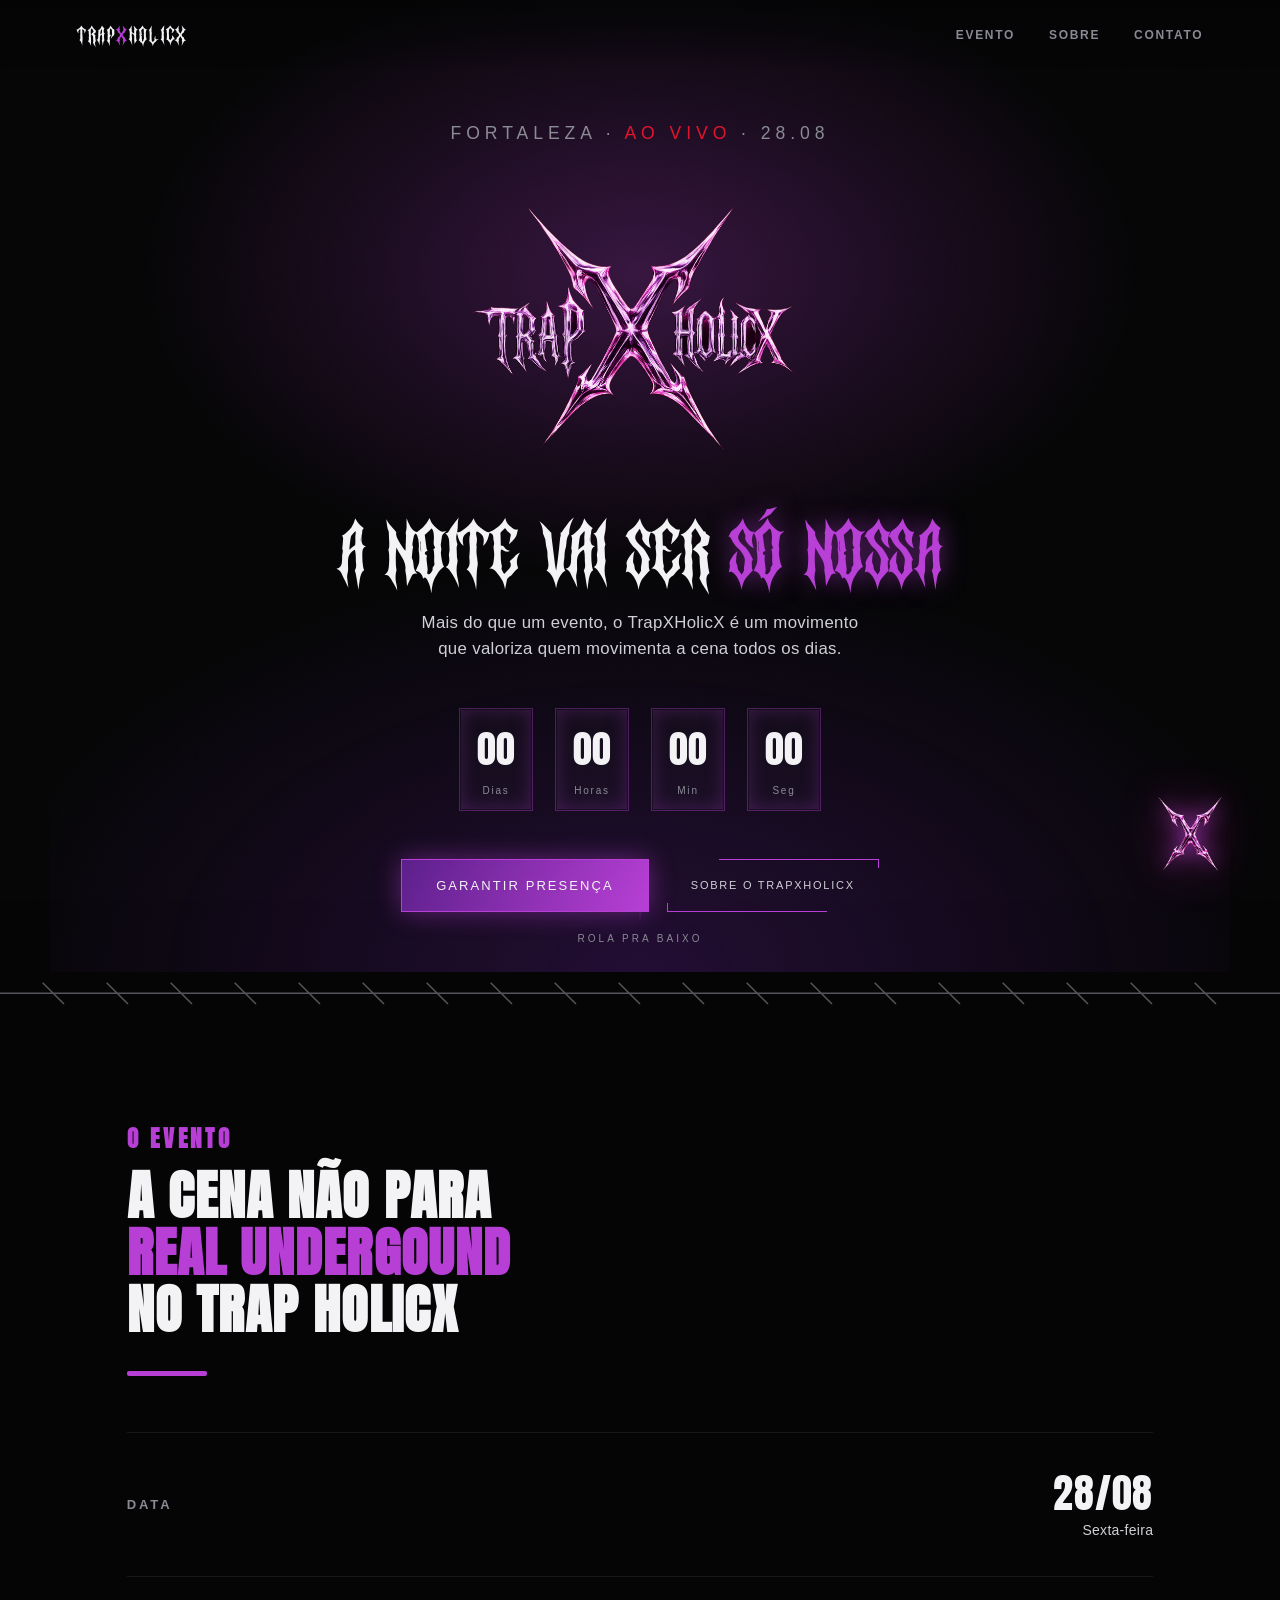
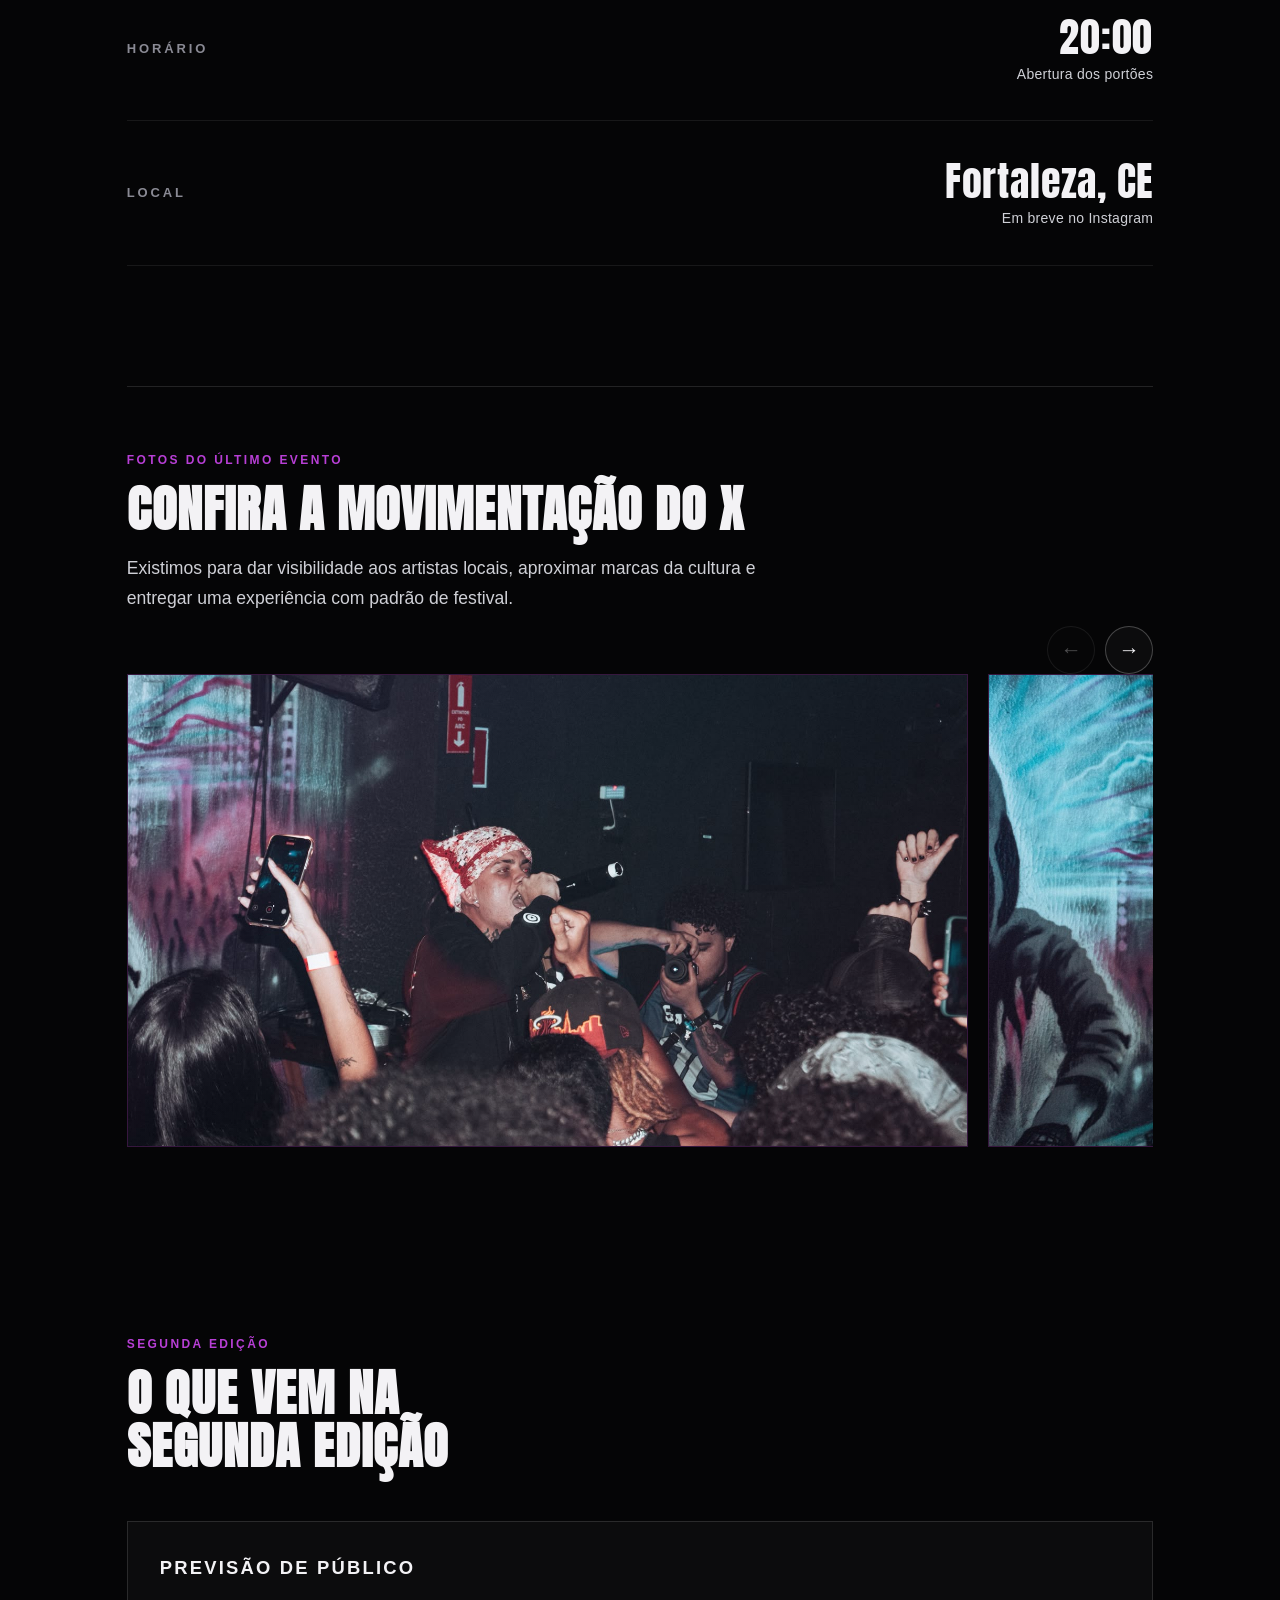
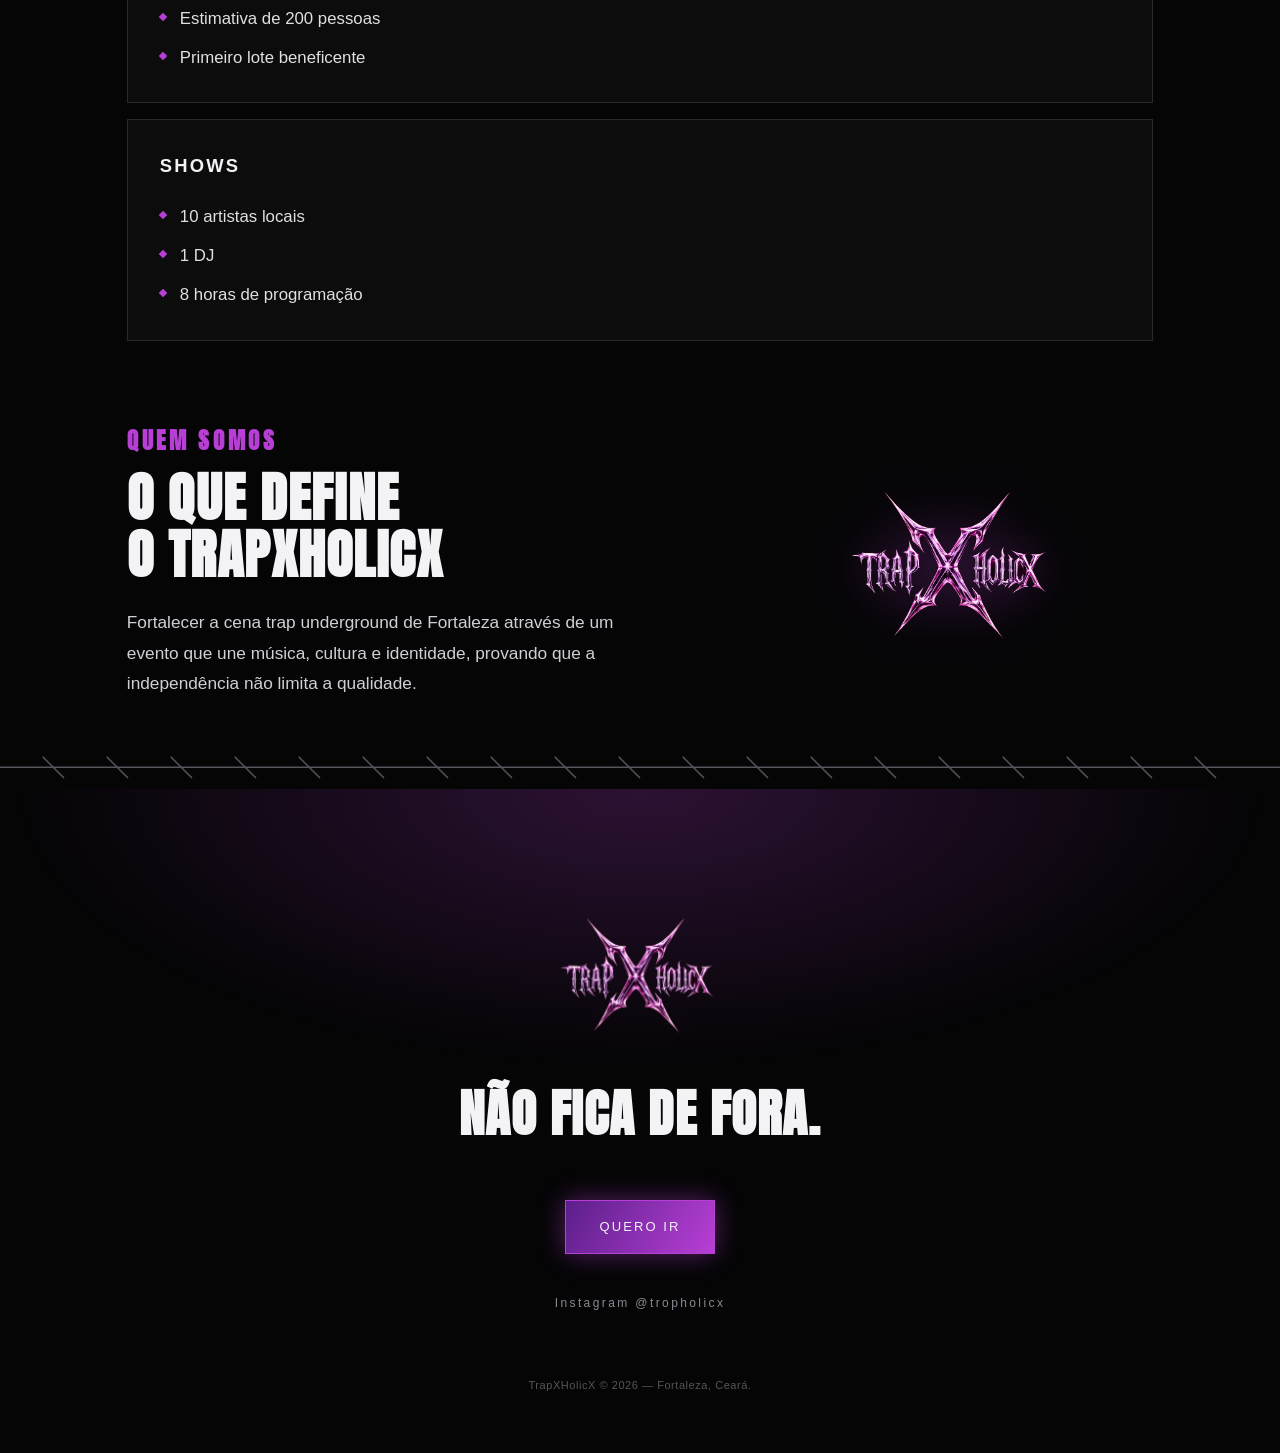
<file: home.html>
<!DOCTYPE html>
<html lang="pt-BR">

<head>
  <meta charset="UTF-8">
  <meta name="viewport" content="width=device-width, initial-scale=1.0">
  <title>TRAPXHOLICX — AO VIVO</title>
  <meta name="theme-color" content="#030006">
  <link rel="icon" type="image/png" href="assets/images/trapholicx-x-floating.png">
  <link rel="preconnect" href="https://fonts.googleapis.com">
  <link href="https://fonts.googleapis.com/css2?family=Anton&family=Helvetica:wght@400;700&display=swap"
    rel="stylesheet">

  <link rel="stylesheet" href="assets/css/index.css">
</head>

<body>

  <div class="noise-layer"></div>

  <a class="floating-x-link" href="https://www.instagram.com/trapholicx/" target="_blank" rel="noopener noreferrer"
    aria-label="Abrir o Instagram do TrapHolicX em uma nova aba">
    <img src="assets/images/trapholicx-x-floating.png" alt="" aria-hidden="true">
  </a>

  <header>
    <div class="brand">TRAP<span>X</span>HOLICX</div>
    <nav>
      <ul>
        <li><a href="#evento">Evento</a></li>
        <li><a href="#sobre">Sobre</a></li>
        <li><a href="#contato">Contato</a></li>
      </ul>
    </nav>
  </header>

  <section class="hero">
    <svg class="lightning-svg" viewBox="0 0 1200 800" preserveAspectRatio="xMidYMid slice">
      <path class="bolt bolt1" d="M180,60 L230,220 L190,240 L260,420" />
      <path class="bolt bolt2" d="M1020,90 L960,250 L1005,270 L930,460" />
      <path class="bolt bolt3" d="M600,40 L640,180 L600,200 L650,340" />
    </svg>

    <p class="eyebrow">FORTALEZA · <em>AO VIVO</em> · 28.08</p>

    <img class="logo-mark" id="hero-logo" src="assets/images/index_img_1.png" alt="TrapXHolicX">

    <h1 class="display">A NOITE VAI SER <span class="accent">SÓ NOSSA</span></h1>
    <p class="hero-sub">Mais do que um evento, o TrapXHolicX é um movimento que valoriza quem movimenta a cena todos os
      dias.</p>

    <div class="countdown" id="countdown">
      <div class="unit"><span class="num" id="cd-days">00</span><span class="lab">Dias</span></div>
      <div class="unit"><span class="num" id="cd-hours">00</span><span class="lab">Horas</span></div>
      <div class="unit"><span class="num" id="cd-mins">00</span><span class="lab">Min</span></div>
      <div class="unit"><span class="num" id="cd-secs">00</span><span class="lab">Seg</span></div>
    </div>

    <div class="cta-row">
      <a href="https://cheers.com.br/evento/trapholicx-34450" class="btn btn-solid" target="_blank" rel="noopener">Garantir presença</a>
      <a href="#sobre" class="btn btn-ghost">Sobre o TrapXHolicX</a>
    </div>

    <div class="scroll-hint"><span class="line"></span>ROLA PRA BAIXO</div>
  </section>

  <svg class="wire-divider" viewBox="0 0 1200 40" preserveAspectRatio="none">
    <path
      d="M0,20 H1200 M40,10 L60,30 M100,10 L120,30 M160,10 L180,30 M220,10 L240,30 M280,10 L300,30 M340,10 L360,30 M400,10 L420,30 M460,10 L480,30 M520,10 L540,30 M580,10 L600,30 M640,10 L660,30 M700,10 L720,30 M760,10 L780,30 M820,10 L840,30 M880,10 L900,30 M940,10 L960,30 M1000,10 L1020,30 M1060,10 L1080,30 M1120,10 L1140,30" />
  </svg>

  <section id="evento" class="reveal">
    <h2 class="section-tag">O evento</h2>
    <h3 class="section-title">A CENA NÃO PARA<br><span class="text-purple">real undergound</span><br>
      no trap HOLICX
    </h3>
    <div class="title-underline"></div>

    <div class="info-list">
      <div class="info-row">
        <div class="k">DATA</div>
        <div class="v">28/08 <small>Sexta-feira</small></div>
      </div>
      <div class="info-row">
        <div class="k">HORÁRIO</div>
        <div class="v">20:00 <small>Abertura dos portões</small></div>
      </div>
      <div class="info-row">
        <div class="k">LOCAL</div>
        <div class="v">Fortaleza, CE <small>Em breve no Instagram</small></div>
      </div>
    </div>


    <div class="event-gallery">
      <div class="event-gallery-copy">
        <p class="gallery-eyebrow">Fotos do último evento</p>
        <h3 class="gallery-title">Confira a Movimentação do X</h3>
        <p class="gallery-description">Existimos para dar visibilidade aos
          artistas locais, aproximar marcas da cultura e entregar uma experiência com padrão
          de festival.</p>
      </div>

      <div class="event-carousel-toolbar">

        <div class="event-carousel-controls" aria-label="Controles da galeria">
          <button class="carousel-button" type="button" data-carousel-prev aria-controls="event-carousel"
            aria-label="Ver foto anterior">←</button>
          <button class="carousel-button" type="button" data-carousel-next aria-controls="event-carousel"
            aria-label="Ver próxima foto">→</button>
        </div>
      </div>

      <div class="event-carousel" id="event-carousel" tabindex="0" role="region" aria-label="Fotos do evento anterior">
        <figure class="event-slide">
          <picture>
            <source media="(max-width: 760px)" srcset="assets/images/event-gallery/event-06-960.jpg">
            <img src="assets/images/event-gallery/event-06-1600.jpg" width="1600" height="900" loading="lazy"
              decoding="async" alt="Artista de gorro cantando no meio do público durante o evento anterior">
          </picture>
        </figure>
        <figure class="event-slide">
          <picture>
            <source media="(max-width: 760px)" srcset="assets/images/event-gallery/event-01-960.jpg">
            <img src="assets/images/event-gallery/event-01-1600.jpg" width="1600" height="900" loading="lazy"
              decoding="async" alt="Artista cantando próximo ao público durante o evento anterior">
          </picture>
        </figure>
        <figure class="event-slide">
          <picture>
            <source media="(max-width: 760px)" srcset="assets/images/event-gallery/event-02-960.jpg">
            <img src="assets/images/event-gallery/event-02-1600.jpg" width="1600" height="900" loading="lazy"
              decoding="async" alt="Artista se apresentando cercado pelo público na última edição">
          </picture>
        </figure>
        <figure class="event-slide">
          <picture>
            <source media="(max-width: 760px)" srcset="assets/images/event-gallery/event-03-960.jpg">
            <img src="assets/images/event-gallery/event-03-1600.jpg" width="1600" height="900" loading="lazy"
              decoding="async" alt="Visão ampla do palco e do público durante uma apresentação">
          </picture>
        </figure>
        <figure class="event-slide">
          <picture>
            <source media="(max-width: 760px)" srcset="assets/images/event-gallery/event-04-960.jpg">
            <img src="assets/images/event-gallery/event-04-1600.jpg" width="1600" height="900" loading="lazy"
              decoding="async" alt="Público celebrando junto aos artistas no evento anterior">
          </picture>
        </figure>

        <figure class="event-slide">
          <picture>
            <source media="(max-width: 760px)" srcset="assets/images/event-gallery/event-07-960.jpg">
            <img src="assets/images/event-gallery/event-07-1600.jpg" width="1600" height="900" loading="lazy"
              decoding="async" alt="Apresentação vista de dentro do público na última edição">
          </picture>
        </figure>
        <figure class="event-slide">
          <picture>
            <source media="(max-width: 760px)" srcset="assets/images/event-gallery/event-08-960.jpg">
            <img src="assets/images/event-gallery/event-08-1600.jpg" width="1600" height="900" loading="lazy"
              decoding="async" alt="Grupo de participantes reunido nos bastidores do evento anterior">
          </picture>
        </figure>
      </div>

      <p class="event-carousel-hint">Deslize para o lado para ver mais</p>
    </div>

    <div class="edition-details" aria-labelledby="edition-details-title">
      <p class="edition-kicker">SEGUNDA EDIÇÃO</p>
      <h3 class="edition-title" id="edition-details-title">O QUE VEM NA<br>SEGUNDA EDIÇÃO</h3>

      <div class="edition-grid">
        <article class="edition-card">
          <h4>PREVISÃO DE PÚBLICO</h4>
          <ul>
            <li>Estimativa de 200 pessoas</li>
            <li>Primeiro lote beneficente</li>
          </ul>
        </article>

        <article class="edition-card">
          <h4>SHOWS</h4>
          <ul>
            <li>10 artistas locais</li>
            <li>1 DJ</li>
            <li>8 horas de programação</li>
          </ul>
        </article>


      </div>
    </div>
  </section>

  <section id="sobre" class="reveal">
    <div class="about-wrap">
      <div>
        <h2 class="section-tag">Quem somos</h2>
        <h3 class="section-title">O que define o TrapXHolicX</h3>
        <p>Fortalecer a cena trap underground de Fortaleza através de um evento que une música, cultura e identidade, provando que a independência não limita a qualidade.</p>
      </div>
      <div class="logo-side">
        <img id="about-logo" src="assets/images/index_img_1.png" alt="Símbolo TrapXHolicX">
      </div>
    </div>
  </section>

  <svg class="wire-divider" viewBox="0 0 1200 40" preserveAspectRatio="none">
    <path
      d="M0,20 H1200 M40,10 L60,30 M100,10 L120,30 M160,10 L180,30 M220,10 L240,30 M280,10 L300,30 M340,10 L360,30 M400,10 L420,30 M460,10 L480,30 M520,10 L540,30 M580,10 L600,30 M640,10 L660,30 M700,10 L720,30 M760,10 L780,30 M820,10 L840,30 M880,10 L900,30 M940,10 L960,30 M1000,10 L1020,30 M1060,10 L1080,30 M1120,10 L1140,30" />
  </svg>

  <footer id="contato">
    <img class="logo-mark" id="footer-logo" src="assets/images/index_img_1.png" alt="TrapXHolicX">
    <h2 class="display">NÃO FICA DE FORA.</h2>
    <div class="cta-row">
      <a href="https://cheers.com.br/evento/trapholicx-34450" class="btn btn-solid" target="_blank" rel="noopener">Quero ir</a>
    </div>
    <div class="social">
      <a href="https://instagram.com/tropholicx" target="_blank" rel="noopener">Instagram @tropholicx</a>
    </div>
    <p class="fine">TrapXHolicX © 2026 — Fortaleza, Ceará.</p>
    <audio id="bg-music" src="assets/audio/no_ar.mp3" preload="auto" loop></audio>
    <script src="assets/js/index.js"></script>
</body>

</html>
</file>
<file: assets/css/index.css>
@font-face {
  font-family: 'Carta Magna';
  src: url('../fonts/Carta_Magna-line-demo-FFP.ttf') format('truetype');
  font-style: normal;
  font-weight: 400;
  font-display: swap;
}

@font-face {
  font-family: 'Zulta Music';
  src: url('../fonts/ZultaMusicDemoRegular-Yqnp2.otf') format('opentype');
  font-style: normal;
  font-weight: 400;
  font-display: swap;
}

@font-face {
  font-family: 'Metaluca';
  src: url('../fonts/metaluca-regular.otf') format('opentype');
  font-style: normal;
  font-weight: 400;
  font-display: swap;
}

:root {
  --black: #050506;
  --black-2: #0d0b0f;
  --chrome: #cfd0d6;
  --purple: #b83fd6;
  --purple-deep: #5b1f8a;
  --magenta: #ff2fd4;
  --red: #e0142c;
  --white: #f3f2f5;
  --steel: #8a8a94;
}

* {
  margin: 0;
  padding: 0;
  box-sizing: border-box;
}

html {
  scroll-behavior: smooth;
}

body {
  background: var(--black);
  color: var(--white);
  font-family: 'Helvetica Neue', Helvetica, Arial, sans-serif;
  line-height: 1.5;
  overflow-x: hidden;
}

h1,
h2,
h3,
.display {
  font-family: 'Anton', 'Arial Narrow', sans-serif;
  text-transform: uppercase;
  letter-spacing: 0.02em;
}

a {
  color: inherit;
  text-decoration: none;
}

/* ---------- Ambient background ---------- */
.noise-layer {
  position: fixed;
  inset: 0;
  pointer-events: none;
  z-index: 2;
  opacity: 0.035;
  mix-blend-mode: overlay;
  background-image: url("data:image/svg+xml,%3Csvg xmlns='http://www.w3.org/2000/svg' width='120' height='120'%3E%3Cfilter id='n'%3E%3CfeTurbulence type='fractalNoise' baseFrequency='0.9' numOctaves='2' stitchTiles='stitch'/%3E%3C/filter%3E%3Crect width='100%25' height='100%25' filter='url(%23n)'/%3E%3C/svg%3E");
}

/* ---------- Floating event shortcut ---------- */
.floating-x-link {
  position: fixed;
  right: clamp(24px, 4vw, 48px);
  bottom: calc(24px + env(safe-area-inset-bottom));
  z-index: 55;
  width: 84px;
  height: 84px;
  display: grid;
  place-items: center;
  border-radius: 50%;
  filter: drop-shadow(0 0 10px rgba(184, 63, 214, 0.85)) drop-shadow(0 0 24px rgba(255, 47, 212, 0.45));
  transition: transform .25s ease, filter .25s ease;
  animation: floating-x-breathe 2.8s ease-in-out infinite;
}

.floating-x-link img {
  display: block;
  width: 100%;
  height: 100%;
  object-fit: contain;
}

.floating-x-link:hover {
  transform: translateY(-4px) scale(1.08);
  filter: drop-shadow(0 0 14px rgba(184, 63, 214, 1)) drop-shadow(0 0 34px rgba(255, 47, 212, 0.7));
}

.floating-x-link:focus-visible {
  outline: 2px solid var(--white);
  outline-offset: 5px;
}

@keyframes floating-x-breathe {

  0%,
  100% {
    transform: translateY(0) scale(1);
  }

  50% {
    transform: translateY(-3px) scale(1.03);
  }
}

@media (max-width:720px) {
  .floating-x-link {
    right: 20px;
    bottom: calc(20px + env(safe-area-inset-bottom));
    width: 68px;
    height: 68px;
  }
}

@media (prefers-reduced-motion:reduce) {
  html {
    scroll-behavior: auto;
  }

  .floating-x-link {
    animation: none;
  }
}

/* ---------- NAV ---------- */
header {
  position: fixed;
  top: 0;
  left: 0;
  right: 0;
  z-index: 50;
  display: flex;
  align-items: center;
  justify-content: space-between;
  padding: 22px 6vw;
  background: linear-gradient(to bottom, rgba(5, 5, 6, 0.9), transparent);
}

.brand {
  font-family: 'Metaluca', 'Zulta Music', 'Carta Magna', 'Anton', serif;
  font-size: 22px;
  font-weight: 400;
  line-height: 1;
  letter-spacing: 0.08em;
  white-space: nowrap;
}

.brand span {
  color: var(--purple);
}

nav ul {
  display: flex;
  gap: 34px;
  list-style: none;
}

nav a {
  font-size: 12px;
  font-weight: 700;
  letter-spacing: 0.14em;
  text-transform: uppercase;
  color: var(--steel);
  transition: color .25s;
}

nav a:hover {
  color: var(--purple);
}

.nav-toggle {
  display: none;
}

@media (max-width:720px) {
  nav ul {
    display: none;
  }
}

/* ---------- HERO ---------- */
.hero {
  position: relative;
  min-height: 100svh;
  display: flex;
  flex-direction: column;
  align-items: center;
  justify-content: center;
  text-align: center;
  padding: 120px 5vw 60px;
  isolation: isolate;
}

.hero::before {
  content: "";
  position: absolute;
  inset: 0;
  z-index: -2;
  background:
    radial-gradient(ellipse 60% 45% at 50% 28%, rgba(184, 63, 214, 0.28), transparent 70%),
    radial-gradient(ellipse 80% 60% at 50% 100%, rgba(91, 31, 138, 0.35), transparent 70%),
    var(--black);
}

.lightning-svg {
  position: absolute;
  inset: 0;
  z-index: -1;
  width: 100%;
  height: 100%;
  opacity: 0.55;
}

.bolt {
  stroke: var(--purple);
  stroke-width: 1.4;
  fill: none;
  filter: drop-shadow(0 0 6px var(--magenta));
  opacity: 0;
  animation: crackle 6s infinite;
}

.bolt2 {
  animation-delay: 1.4s;
}

.bolt3 {
  animation-delay: 3.1s;
}

@keyframes crackle {

  0%,
  92%,
  100% {
    opacity: 0;
  }

  93% {
    opacity: .9;
  }

  94% {
    opacity: .15;
  }

  95% {
    opacity: 1;
  }

  97% {
    opacity: 0;
  }
}

.eyebrow {
  font-size: clamp(.9rem, 2.4vw, 1.1rem);
  letter-spacing: 0.28em;
  color: var(--steel);
  margin-bottom: 22px;
}

.eyebrow em {
  color: var(--red);
  font-style: normal;
}

.logo-mark {
  width: min(78vw, 460px);
  filter: drop-shadow(0 0 30px rgba(184, 63, 214, 0.55)) drop-shadow(0 0 70px rgba(255, 47, 212, 0.25));
  animation: flicker-in 1.6s ease-out both;
}

@keyframes flicker-in {
  0% {
    opacity: 0;
    filter: brightness(3) blur(6px);
  }

  8% {
    opacity: 1;
    filter: brightness(6) blur(0px);
  }

  12% {
    opacity: .2;
  }

  16% {
    opacity: 1;
  }

  20% {
    opacity: .4;
  }

  24% {
    opacity: 1;
    filter: brightness(1) blur(0px);
  }

  100% {
    opacity: 1;
    filter: brightness(1) blur(0px);
  }
}

.hero h1.display {
  font-family: 'Metaluca', 'Zulta Music', 'Carta Magna', 'Anton', serif;
  font-weight: 400;
  font-size: clamp(2.5rem, 8vw, 4.8rem);
  line-height: 1.1;
  margin-top: 26px;
  color: var(--white);
  width: min(100%, 920px);
  text-wrap: balance;
}

.hero h1.display .accent {
  color: var(--purple);
  text-shadow: 0 0 24px rgba(184, 63, 214, 0.6);
}

.hero-sub {
  margin-top: 18px;
  font-size: clamp(0.85rem, 2vw, 1.05rem);
  line-height: 1.55;
  color: var(--chrome);
  width: min(100%, 620px);
  letter-spacing: 0.02em;
  text-wrap: balance;
}

.hero-sub b {
  color: var(--red);
}

/* countdown */
.countdown {
  display: flex;
  gap: 22px;
  width: 100%;
  margin-top: 46px;
  flex-wrap: wrap;
  justify-content: center;
}

.countdown .unit {
  min-width: 74px;
  padding: 12px 6px;
  border: 1px solid rgba(184, 63, 214, 0.35);
  background: rgba(255, 255, 255, 0.02);
  position: relative;
}

.countdown .unit::before {
  content: "";
  position: absolute;
  inset: 0;
  border: 1px solid transparent;
  box-shadow: 0 0 18px rgba(184, 63, 214, 0.25) inset;
}

.countdown .num {
  font-family: 'Anton', sans-serif;
  font-size: clamp(1.6rem, 4vw, 2.4rem);
  color: var(--white);
  display: block;
}

.countdown .lab {
  font-size: 10px;
  letter-spacing: 0.18em;
  color: var(--steel);
  display: block;
  margin-top: 4px;
}

.cta-row {
  margin-top: 48px;
  display: flex;
  gap: 18px;
  flex-wrap: wrap;
  justify-content: center;
}

.btn {
  font-size: 13px;
  letter-spacing: 0.16em;
  text-transform: uppercase;
  padding: 16px 34px;
  position: relative;
  transition: transform .2s, filter .2s;
  background: transparent;
  border: none;
  color: var(--white);
  display: inline-flex;
  align-items: center;
  justify-content: center;
  text-decoration: none;
  z-index: 1;
}

.btn:hover {
  transform: translateY(-2px);
}

.btn-solid {
  background: linear-gradient(120deg, var(--purple-deep), var(--purple));
  color: var(--white);
  box-shadow: 0 0 26px rgba(184, 63, 214, 0.45);
  border: 1px solid var(--purple);
}

.btn-ghost {
  color: var(--chrome);
  font-size: 11px;
  padding: 12px 24px;
}

.btn-ghost::before {
  content: "";
  position: absolute;
  top: 0;
  right: 0;
  width: 75%;
  height: 8px;
  border-top: 1px solid var(--purple);
  border-right: 1px solid var(--purple);
  transition: all 0.3s ease;
}

.btn-ghost::after {
  content: "";
  position: absolute;
  bottom: 0;
  left: 0;
  width: 75%;
  height: 8px;
  border-bottom: 1px solid var(--purple);
  border-left: 1px solid var(--purple);
  transition: all 0.3s ease;
}

.btn-ghost:hover {
  color: var(--purple);
}

.btn-ghost:hover::before,
.btn-ghost:hover::after {
  width: 100%;
  height: 100%;
}

.scroll-hint {
  position: absolute;
  bottom: 26px;
  left: 50%;
  transform: translateX(-50%);
  font-size: 10px;
  letter-spacing: 0.3em;
  color: var(--steel);
  display: flex;
  flex-direction: column;
  align-items: center;
  gap: 8px;
}

.scroll-hint .line {
  width: 1px;
  height: 34px;
  background: linear-gradient(var(--purple), transparent);
  animation: drop 1.8s infinite;
}

@keyframes drop {
  0% {
    opacity: 0;
  }

  30% {
    opacity: 1;
  }

  100% {
    opacity: 0;
    transform: scaleY(1.2);
  }
}

/* ---------- Barbed wire divider ---------- */
.wire-divider {
  width: 100%;
  height: auto;
  display: block;
}

.wire-divider path {
  stroke: var(--steel);
  fill: none;
  stroke-width: 1.4;
  opacity: .6;
}

/* ---------- SECTIONS ---------- */
section {
  position: relative;
  padding: clamp(76px, 9vw, 112px) 6vw;
  max-width: 1180px;
  margin: 0 auto;
}

@media (max-width:480px) {
  .countdown {
    gap: 12px;
  }

  .countdown .unit {
    flex: 1 1 64px;
    min-width: 64px;
    max-width: 88px;
  }
}

.reveal {
  opacity: 0;
  transform: translateY(26px);
  transition: opacity .8s ease, transform .8s ease;
}

.reveal.in {
  opacity: 1;
  transform: translateY(0);
}

.section-tag {
  font-size: clamp(1.05rem, 2.2vw, 1.45rem);
  line-height: 1;
  letter-spacing: 0.16em;
  color: var(--purple);
  margin-bottom: 18px;
  text-transform: uppercase;
}

.section-title {
  font-size: clamp(2rem, 4.8vw, 3.35rem);
  line-height: 1.06;
  max-width: 860px;
  text-wrap: balance;
  text-transform: uppercase;
}

.text-purple {
  color: var(--purple);
}

.title-underline {
  width: 80px;
  height: 5px;
  background-color: var(--purple);
  margin-top: 32px;
  margin-bottom: 56px;
  border-radius: 2px;
}

/* EVENT INFO LIST */
.info-list {
  display: flex;
  flex-direction: column;
  width: 100%;
}

.info-row {
  display: flex;
  justify-content: space-between;
  align-items: center;
  padding: 38px 0;
  border-top: 1px solid rgba(255, 255, 255, 0.08);
}
.info-row:last-child {
  border-bottom: 1px solid rgba(255, 255, 255, 0.08);
}

.info-row .k {
  font-size: 13px;
  font-weight: 700;
  letter-spacing: 0.22em;
  color: var(--steel);
}

.info-row .v {
  font-family: 'Anton', sans-serif;
  font-size: clamp(1.8rem, 3.5vw, 2.5rem);
  color: var(--white);
  line-height: 1.1;
  text-align: right;
  letter-spacing: 0.02em;
}

.info-row .v small {
  display: block;
  font-family: 'Helvetica Neue', sans-serif;
  font-size: 14px;
  color: var(--chrome);
  margin-top: 8px;
  letter-spacing: 0.02em;
  text-transform: none;
}

/* SECOND EDITION DETAILS */
.edition-details {
  margin-top: clamp(120px, 14vw, 180px);
}

.edition-kicker {
  margin-bottom: 14px;
  color: var(--purple);
  font-size: 12px;
  font-weight: 700;
  letter-spacing: .2em;
  text-transform: uppercase;
}

.edition-title {
  max-width: 760px;
  font-size: clamp(1.9rem, 4.5vw, 3.15rem);
  line-height: 1.06;
  text-wrap: balance;
}

.edition-grid {
  display: flex;
  flex-direction: column;
  gap: 16px;
  margin-top: clamp(34px, 5vw, 48px);
}

.edition-card {
  padding: 32px 32px;
  border: 1px solid rgba(255, 255, 255, 0.12);
  background: rgba(255, 255, 255, 0.03);
}

.edition-card h4 {
  color: var(--white);
  font-family: 'Space Grotesk', 'Helvetica Neue', sans-serif;
  font-size: clamp(1rem, 2vw, 1.15rem);
  font-weight: 600;
  letter-spacing: .12em;
  text-transform: uppercase;
}

.edition-card ul {
  display: flex;
  flex-direction: column;
  gap: 14px;
  margin-top: 24px;
  list-style: none;
}

.edition-card li {
  position: relative;
  padding-left: 20px;
  color: #e0e0e0;
  font-family: 'Helvetica Neue', sans-serif;
  font-size: clamp(.95rem, 1.7vw, 1.05rem);
  line-height: 1.5;
}

.edition-card li::before {
  content: "";
  position: absolute;
  top: .45em;
  left: 0;
  width: 6px;
  height: 6px;
  background: var(--purple);
  transform: rotate(45deg);
}

/* EVENT GALLERY */
.event-gallery {
  margin-top: clamp(76px, 10vw, 120px);
  padding-top: clamp(42px, 6vw, 64px);
  border-top: 1px solid rgba(255, 255, 255, 0.12);
}

.event-gallery-copy {
  max-width: 760px;
}

.gallery-eyebrow {
  margin-bottom: 14px;
  color: var(--purple);
  font-size: 12px;
  font-weight: 700;
  letter-spacing: 0.2em;
  text-transform: uppercase;
}

.gallery-title {
  font-size: clamp(1.9rem, 4.5vw, 3.15rem);
  line-height: 1.06;
  text-wrap: balance;
}

.gallery-description {
  max-width: 650px;
  margin-top: 18px;
  color: var(--chrome);
  font-size: clamp(1rem, 1.8vw, 1.1rem);
  line-height: 1.7;
}

.event-carousel-toolbar {
  display: flex;
  align-items: center;
  justify-content: flex-end;
  gap: 20px;
  margin-top: 12px;
}

.event-carousel-status {
  color: var(--steel);
  font-family: 'Anton', sans-serif;
  font-size: 16px;
  letter-spacing: 0.14em;
}

.event-carousel-status span {
  color: var(--white);
}

.event-carousel-controls {
  display: flex;
  gap: 10px;
}

@media (max-width:760px) {
  .event-carousel-controls {
    display: none;
  }
}

.carousel-button {
  width: 48px;
  height: 48px;
  border: 1px solid rgba(255, 255, 255, 0.24);
  border-radius: 50%;
  background: rgba(255, 255, 255, 0.03);
  color: var(--white);
  font-size: 21px;
  cursor: pointer;
  transition: border-color .2s ease, background .2s ease, transform .2s ease, opacity .2s ease;
}

.carousel-button:hover:not(:disabled) {
  border-color: var(--purple);
  background: rgba(184, 63, 214, 0.14);
  transform: translateY(-2px);
}

.carousel-button:focus-visible {
  outline: 2px solid var(--white);
  outline-offset: 3px;
}

.carousel-button:disabled {
  opacity: .3;
  cursor: default;
}

.event-carousel {
  display: grid;
  grid-auto-flow: column;
  grid-auto-columns: 86vw;
  gap: 14px;
  margin: 18px -6vw 0;
  padding: 0 6vw 8px;
  overflow-x: auto;
  overscroll-behavior-inline: contain;
  scroll-padding-inline: 6vw;
  scroll-snap-type: x mandatory;
  scrollbar-width: none;
  touch-action: pan-x pan-y;
}

.event-carousel::-webkit-scrollbar {
  display: none;
}

.event-slide {
  position: relative;
  aspect-ratio: 4/3;
  overflow: hidden;
  scroll-snap-align: start;
  scroll-snap-stop: always;
  background: var(--black-2);
  border: 1px solid rgba(184, 63, 214, 0.24);
}

.event-slide picture {
  display: block;
  width: 100%;
  height: 100%;
}

.event-slide img {
  display: block;
  width: 100%;
  height: 100%;
  object-fit: cover;
  transition: transform .45s ease, filter .45s ease;
}

.event-slide::after {
  content: "";
  position: absolute;
  inset: 0;
  pointer-events: none;
  background: linear-gradient(135deg, rgba(184, 63, 214, 0.08), transparent 45%, rgba(224, 20, 44, 0.06));
}

.event-carousel-hint {
  margin-top: 12px;
  color: var(--steel);
  font-size: 11px;
  letter-spacing: 0.12em;
  text-transform: uppercase;
}

@media (min-width:761px) {
  .event-carousel {
    grid-auto-columns: min(82%, 880px);
    margin-inline: 0;
    margin-top: 0;
    padding-inline: 0;
    scroll-padding-inline: 0;
    gap: 20px;
  }

  .event-slide {
    aspect-ratio: 16/9;
  }

  .event-slide:hover img {
    transform: scale(1.025);
    filter: contrast(1.04);
  }

  .event-carousel-hint {
    display: none;
  }
}

/* ABOUT */
.about-wrap {
  display: grid;
  grid-template-columns: minmax(0, 1.15fr) minmax(260px, .85fr);
  gap: clamp(48px, 7vw, 84px);
  align-items: center;
}

.about-wrap .logo-side {
  display: flex;
  justify-content: center;
}

.about-wrap .logo-side img {
  width: min(70%, 320px);
  filter: drop-shadow(0 0 26px rgba(184, 63, 214, 0.35));
}

.about-wrap p {
  color: var(--chrome);
  font-size: clamp(1rem, 1.7vw, 1.08rem);
  line-height: 1.75;
  margin-top: 24px;
  max-width: 65ch;
}

@media (max-width:820px) {
  .about-wrap {
    grid-template-columns: 1fr;
  }

  .about-wrap .logo-side {
    order: -1;
    margin-bottom: 12px;
  }
}

#sobre {
  padding-top: clamp(16px, 2vw, 24px);
  padding-bottom: clamp(24px, 4vw, 48px);
  margin-top: clamp(-48px, -6vw, -80px);
}

/* FOOTER / CTA FINAL */
footer {
  position: relative;
  padding: 110px 6vw 60px;
  text-align: center;
  background: radial-gradient(ellipse 70% 60% at 50% 0%, rgba(184, 63, 214, 0.22), transparent 70%);
}

footer .logo-mark {
  width: min(50vw, 220px);
  margin-bottom: 10px;
}

footer h2 {
  font-size: clamp(1.8rem, 5vw, 3.2rem);
  margin-top: 10px;
}

footer .social {
  margin-top: 40px;
  display: flex;
  gap: 26px;
  justify-content: center;
  flex-wrap: wrap;
}

footer .social a {
  font-size: 12px;
  letter-spacing: 0.2em;
  color: var(--steel);
  border-bottom: 1px solid transparent;
  padding-bottom: 4px;
}

footer .social a:hover {
  color: var(--purple);
  border-color: var(--purple);
}

footer .fine {
  margin-top: 60px;
  font-size: 11px;
  color: #555;
  letter-spacing: 0.05em;
}

::selection {
  background: var(--purple);
  color: #fff;
}
</file>
